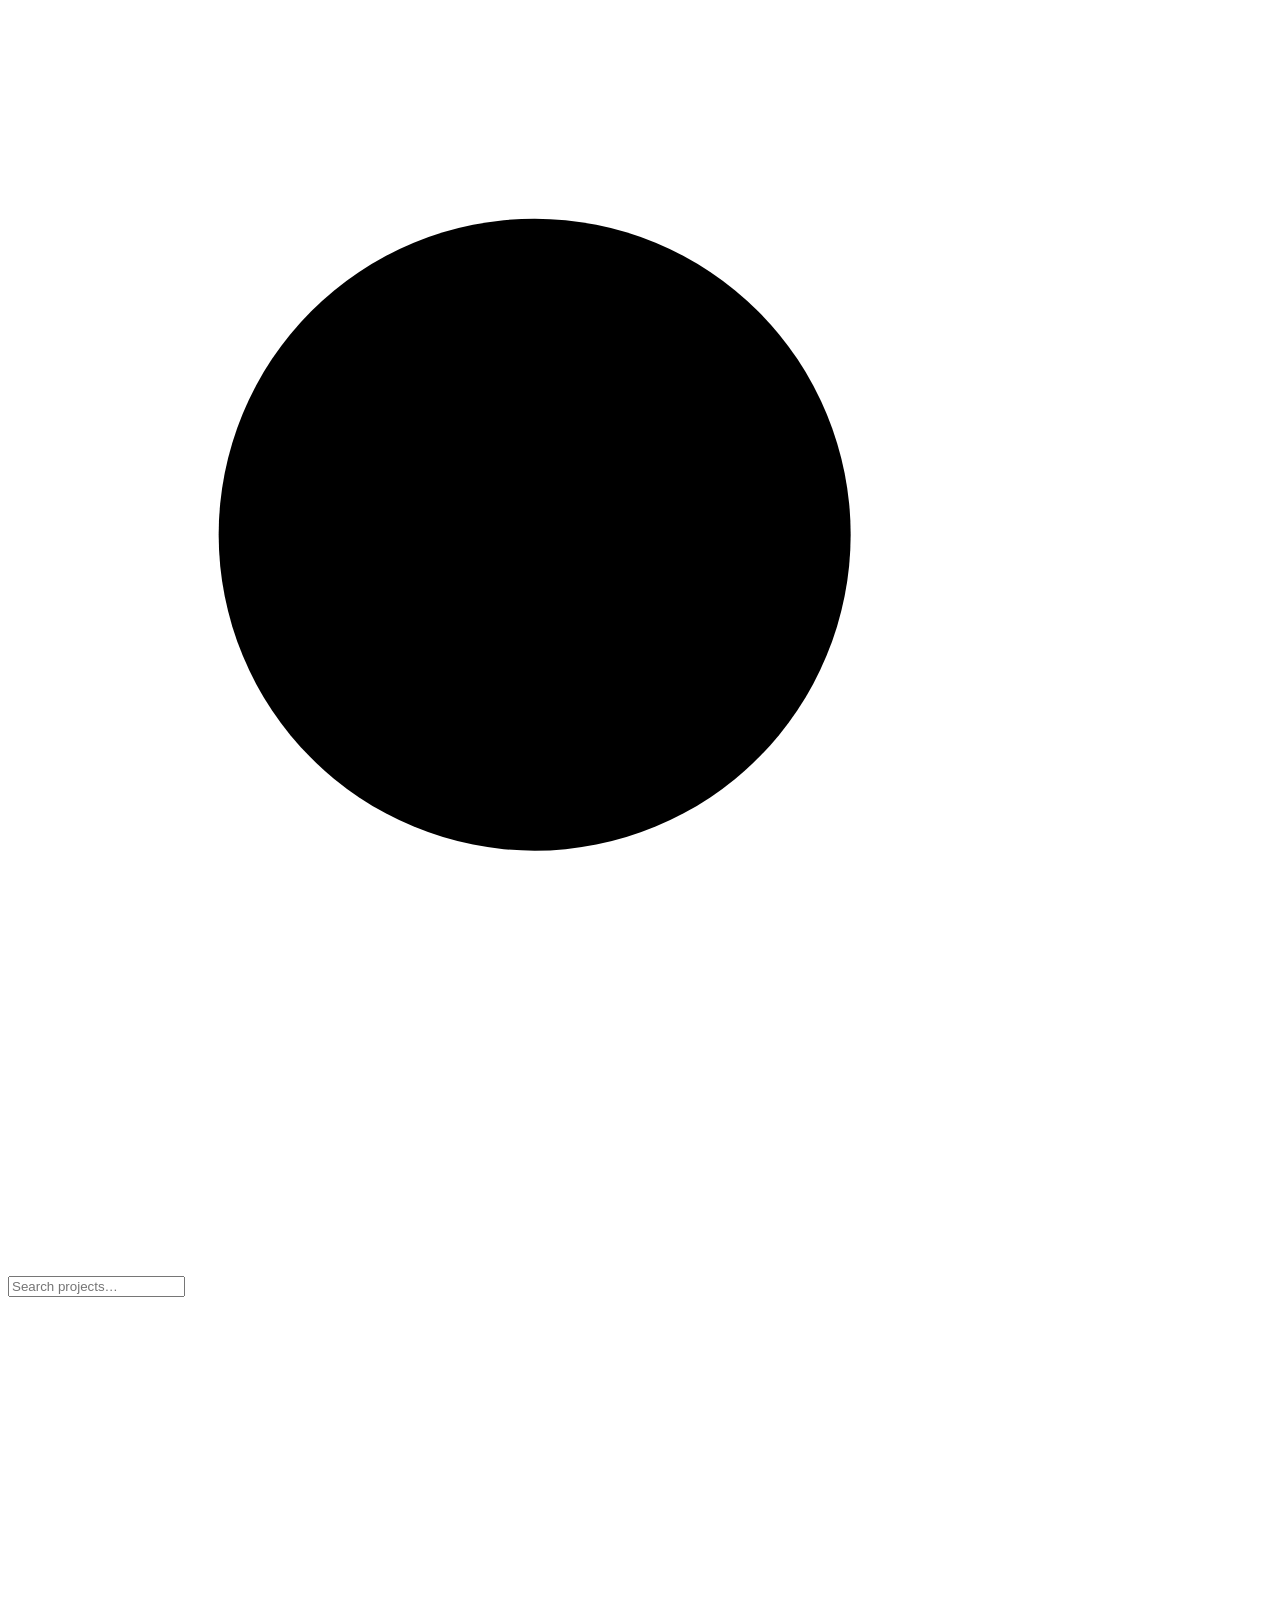
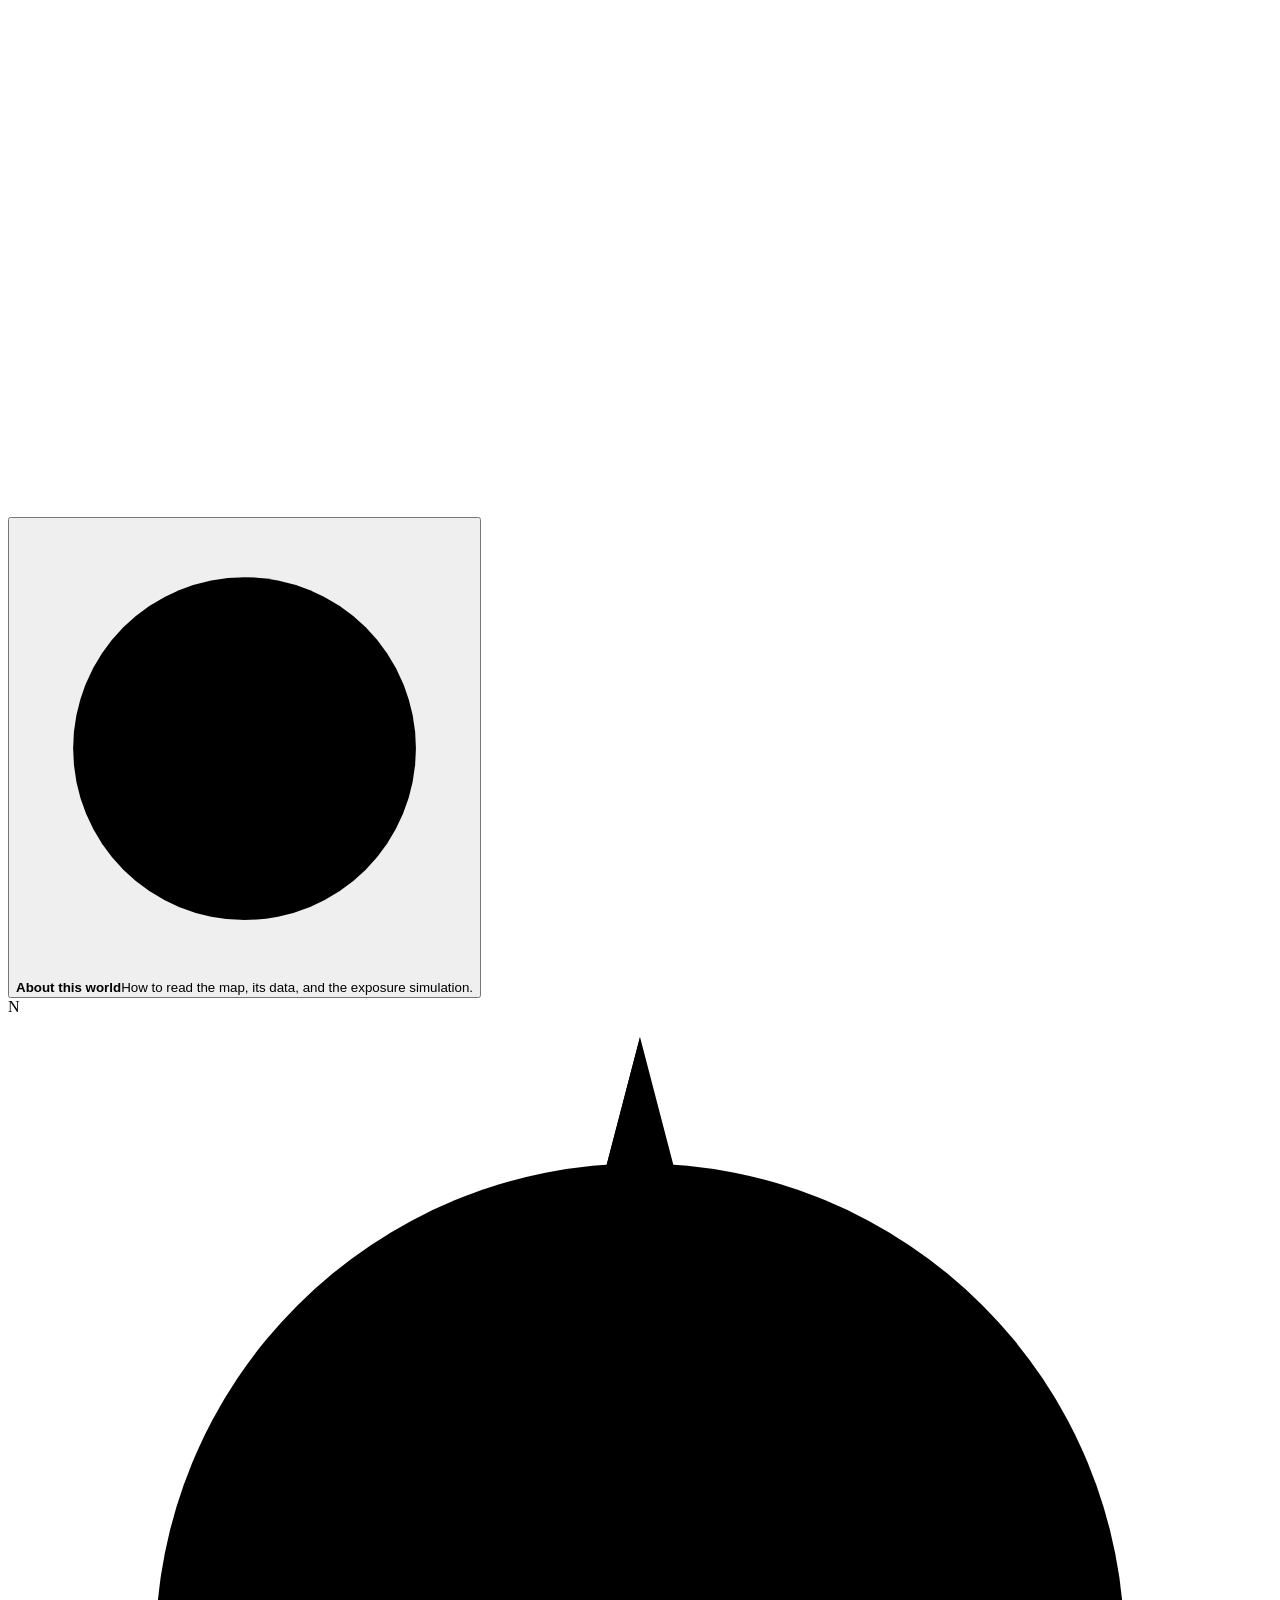
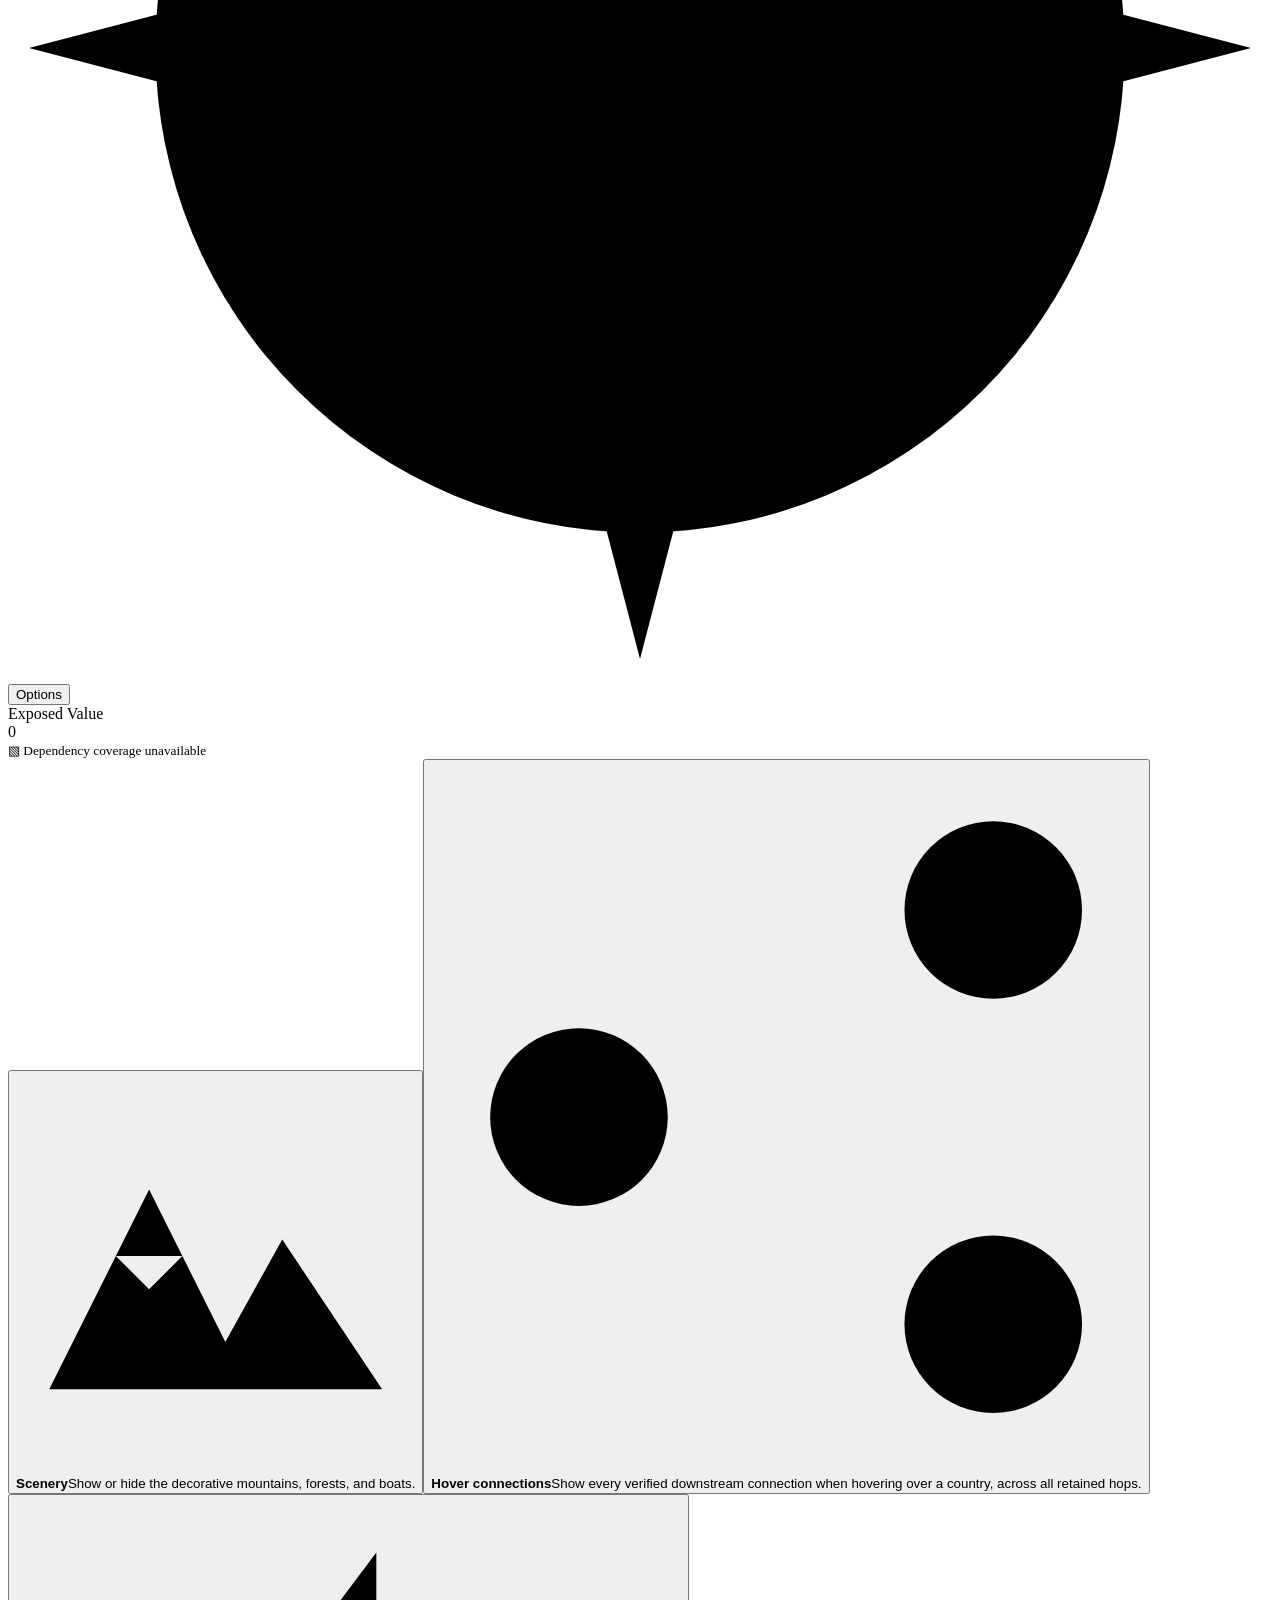
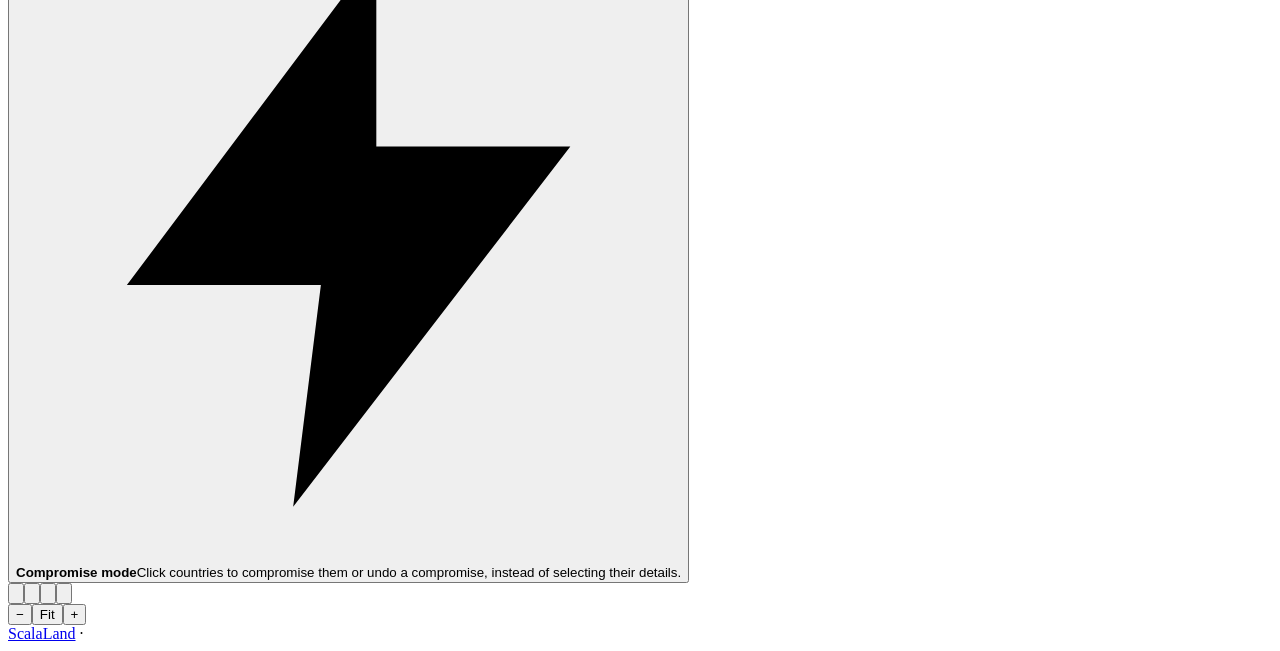
<file: src/scala_security/templates/map.html>
<!doctype html>
<html lang="en">
<head><meta charset="utf-8"><meta name="viewport" content="width=device-width,initial-scale=1">
<title>Scalaland · The security atlas</title><style>__CSS__</style></head>
<body>

<main>
 <section class="map-stage" aria-label="Interactive map of Scala projects">
  <div class="map-search">
   <svg viewBox="0 0 24 24" aria-hidden="true"><circle cx="10" cy="10" r="6"/><path d="m15 15 5 5"/></svg>
   <input id="search" type="search" role="combobox" aria-label="Find a project" placeholder="Search projects…" autocomplete="off" aria-autocomplete="list" aria-expanded="false" aria-controls="search-results">
   <div id="search-results" role="listbox" aria-label="Matching projects" hidden></div>
  </div>
  <svg id="atlas" role="group" aria-label="Project countries. Drag to pan, pinch or scroll to zoom. Search provides keyboard access." viewBox="0 0 2400 1550">
   <defs><pattern id="coverage-hatch" width="10" height="10" patternUnits="userSpaceOnUse"><rect width="10" height="10" fill="#777d80"/><path d="M-2 2L2-2M0 10L10 0M8 12L12 8" stroke="#a2a7aa" stroke-width="1" opacity=".55"/></pattern>
    <pattern id="unknown" width="8" height="8" patternUnits="userSpaceOnUse"><rect width="8" height="8" fill="#36515a"/><path d="M0 8L8 0" stroke="#71878c" stroke-width="1"/></pattern>
    <pattern id="exposure-hatch" width="10" height="10" patternUnits="userSpaceOnUse"><path d="M-2 2L2 -2M0 10L10 0M8 12L12 8" fill="none" stroke="#55ad82" stroke-width=".8"/></pattern>
    <pattern id="infection" width="9" height="9" patternUnits="userSpaceOnUse"><path d="M-2 2L2 -2M0 9L9 0M7 11L11 7" stroke="#fff1de" stroke-width="2"/></pattern>
    <symbol id="mountain" viewBox="-14 -18 28 23"><path d="M-14 5L-2 -18L14 5Z" fill="#183e47"/><path d="M-2 -18L1 5H14Z" fill="#0d303a"/><path d="M-2 -18L-7 -9L-2 -11L2 -7Z" fill="#a1b3b3"/></symbol>
    <symbol id="forest" viewBox="-16 -16 30 28"><path d="M-8 -16L-14 -4H-10L-16 5H0L-6 -4H-2Z" fill="#153c43"/><path d="M3 -12L-3 0H1L-5 9H13L7 0H11Z" fill="#0a2e36"/><path d="M-8 4V8M4 7V11" stroke="#759092" stroke-width="1.2"/></symbol>
    <symbol id="lighthouse" viewBox="-12 -30 24 40"><path d="M-6 7L-3 -22H3L6 7Z" fill="#c2d0ce"/><path d="M-5 -5H5V1H-5ZM-4 -15H4V-10H-4Z" fill="#f45b29"/><path d="M-7 -22L0 -28L7 -22Z" fill="#173e48"/><path d="M-10 8H10" stroke="#a5baba" stroke-width="2"/></symbol>
    <symbol id="boat" viewBox="-20 -15 40 30"><path d="M-19 4H20L12 13H-11Z" fill="#a0b5b7"/><path d="M0 -15V4M-10 -2H13" stroke="#d6e0df" stroke-width="2"/><path d="M2 -13L15 1H2Z" fill="#f8d9c5"/><path d="M-16 6H18" stroke="#f45b29" stroke-width="3"/></symbol>
   </defs>
   <g id="world"><g id="sea-details"></g><g id="land"></g><g id="countries"></g><g id="water"></g><g id="scenery" pointer-events="none"></g><g id="exposure-overlay" pointer-events="none"></g><g id="connections" pointer-events="none"></g><g id="labels" pointer-events="none"></g></g>
  </svg>
  <div class="about-control"><button type="button" id="about-open" class="layer-button" aria-label="About this world" aria-haspopup="dialog" aria-controls="about" aria-describedby="about-tip"><svg viewBox="0 0 24 24" aria-hidden="true"><circle cx="12" cy="12" r="9"/><path d="M9.5 8.5a2.5 2.5 0 0 1 5 0c0 1.8-2.5 2-2.5 4M12 16h.01"/></svg><span class="layer-tooltip" id="about-tip" role="tooltip"><strong>About this world</strong><span>How to read the map, its data, and the exposure simulation.</span></span></button></div>
  <div class="compass" aria-hidden="true"><span>N</span><svg viewBox="-30 -30 60 60"><circle r="23"/><path d="M0 -29L6 -6L29 0L6 6L0 29L-6 6L-29 0L-6 -6Z"/><path class="needle" d="M0 -29V0L-6 -6Z"/></svg></div>
  <div id="tooltip" role="tooltip" hidden></div>
  <div class="map-bottom"><button id="mobile-options-toggle" aria-expanded="false" aria-controls="mobile-options">Options</button><section id="mobile-options" aria-label="Map options" hidden><div id="mobile-detail-options"></div><div id="mobile-layer-options"></div><div id="mobile-legend"></div></section><div class="legend"><span id="legend-title">Exposed Value</span><div id="legend-gradient"></div><div class="legend-values"><span id="legend-min">0</span><span id="legend-mid"></span><span id="legend-max"></span></div><small id="unknown-legend" hidden>▧ Unknown metric evidence</small><small id="coverage-legend">▧ Dependency coverage unavailable</small></div><div class="map-controls"><div class="layer-controls" role="group" aria-label="Map details"><button type="button" class="layer-button" id="show-scenery" aria-label="Scenery" aria-pressed="true" aria-describedby="scenery-tip"><svg viewBox="0 0 24 24" aria-hidden="true"><path d="m2 19 6-12 6 12Zm9 0 5-9 6 9M6 11l2 2 2-2"/></svg><span class="layer-tooltip" id="scenery-tip" role="tooltip"><strong>Scenery</strong><span>Show or hide the decorative mountains, forests, and boats.</span></span></button><button type="button" class="layer-button" id="show-links" aria-label="Hover connections" aria-pressed="false" aria-describedby="connections-tip"><svg viewBox="0 0 24 24" aria-hidden="true"><circle cx="5" cy="12" r="3"/><circle cx="19" cy="5" r="3"/><circle cx="19" cy="19" r="3"/><path d="m8 11 8-5m-8 7 8 5"/></svg><span class="layer-tooltip" id="connections-tip" role="tooltip"><strong>Hover connections</strong><span>Show every verified downstream connection when hovering over a country, across all retained hops.</span></span></button><button type="button" class="layer-button" id="compromise-mode" aria-label="Compromise mode" aria-pressed="false" aria-describedby="compromise-tip"><svg viewBox="0 0 24 24" aria-hidden="true"><path d="m13 2-9 12h7l-1 8 10-13h-7Z"/></svg><span class="layer-tooltip" id="compromise-tip" role="tooltip"><strong>Compromise mode</strong><span>Click countries to compromise them or undo a compromise, instead of selecting their details.</span></span></button></div><div class="layer-controls" role="group" aria-label="Map layers"><button type="button" class="layer-button" data-layer="exposure" aria-label="Exposed Value" aria-pressed="true" aria-describedby="layer-tip-exposure"><svg viewBox="0 0 24 24" aria-hidden="true"><circle cx="12" cy="12" r="3"/><circle cx="4" cy="5" r="1.5"/><circle cx="20" cy="5" r="1.5"/><circle cx="12" cy="21" r="1.5"/><path d="m5.5 6.5 4.3 3.5m8.7-3.5-4.3 3.5M12 15v4.5"/></svg><span class="layer-tooltip" id="layer-tip-exposure" role="tooltip"></span></button><button type="button" class="layer-button" data-layer="maintenance" aria-label="Maintenance" aria-pressed="false" aria-describedby="layer-tip-maintenance"><svg viewBox="0 0 24 24" aria-hidden="true"><path d="M14 5a5 5 0 0 0-6 6L3 16a2.8 2.8 0 0 0 4 4l5-5a5 5 0 0 0 7-6l-4 3-3-3 3-4Z"/></svg><span class="layer-tooltip" id="layer-tip-maintenance" role="tooltip"></span></button><button type="button" class="layer-button" data-layer="security" aria-label="Security" aria-pressed="false" aria-describedby="layer-tip-security"><svg viewBox="0 0 24 24" aria-hidden="true"><path d="m12 3 8 3v6c0 5-8 9-8 9s-8-4-8-9V6Z"/><path d="m8 12 3 3 5-6"/></svg><span class="layer-tooltip" id="layer-tip-security" role="tooltip"></span></button><button type="button" class="layer-button" data-layer="value" aria-label="Project Value" aria-pressed="false" aria-describedby="layer-tip-value"><svg viewBox="0 0 24 24" aria-hidden="true"><path d="m12 3 2.8 5.8 6.4.9-4.6 4.5 1.1 6.3L12 17.5l-5.7 3 1.1-6.3-4.6-4.5 6.4-.9Z"/></svg><span class="layer-tooltip" id="layer-tip-value" role="tooltip"></span></button></div><div class="zoom"><button id="zoom-out" aria-label="Zoom out">−</button><button id="zoom-fit" aria-label="Fit whole map">Fit</button><button id="zoom-in" aria-label="Zoom in">+</button></div></div></div>
  <aside id="project-panel" aria-label="Selected project" hidden><section id="project-detail" aria-live="polite"></section></aside>
   <section id="shared-exposure" class="simulation" aria-label="Shared exposure" hidden>
    <div class="impact-heading"><h2>Shared exposure</h2><button id="impact-toggle" aria-expanded="false" aria-controls="impact-details"><span id="impact-summary"></span><span class="impact-toggle-label">Details</span></button><button id="reset" class="quiet">Reset</button></div>
    <div id="impact-details"><div class="impact"><span id="affected-percent">0</span><span class="percent">%</span></div>
    <p class="impact-caption">of projects affected</p>
    <div class="impact-track"><div id="impact-bar"></div></div>
    <div class="stats"><div><strong id="compromised-count">0</strong><span>compromised</span></div><div><strong id="exposed-count">0</strong><span>exposed</span></div><div><strong id="value-percent">0%</strong><span>of known Value</span></div></div>
    <p class="small" id="impact-note">Select a project to inspect it, or enable Compromise mode.</p>
    <div id="selected-list"></div></div>
   </section>
  <div class="map-credit"><a href="index.html" aria-label="Scala Land home">ScalaLand</a> · <span id="collection-timestamp"></span><span id="browser-recommendation" hidden> · Use Chrome for the best performance.</span></div>
 </section>
</main>
<dialog id="about"><button id="about-close" class="quiet close">Close ×</button><div class="eyebrow">ABOUT THIS WORLD</div><h2>A map of shared responsibility.</h2><p>Click a country to inspect its details. Use the project’s compromise button, or enable Compromise mode to toggle compromises directly on the map. Click open map space to clear the selection. Search selects a project and returns to inspection mode.</p><p>This is a storytelling companion to the Scala ecosystem security report. Countries represent repositories. Larger countries generally represent more-starred projects; their areas are illustrative and stay fixed when scores are refreshed.</p><p>Security and Maintenance describe observed practices and activity, not proven safety. Unknown scores remain unknown. Exposed Value adds the provisional, star-based Value of distinct verified dependants.</p><p>Compromising a component highlights its verified dependant set, up to five dependency hops. It does not predict exploitability or infection probability. Geography, mountains, rivers, and proximity carry no dependency meaning.</p><p>Affected totals combine directly compromised projects and exposed dependants, counting each project once. The Value percentage uses the sum of known project Values as its denominator; unknown Values are reported separately. Hover connections are off by default. When enabled, they show all verified downstream relationships retained in this snapshot.</p><p><span id="snapshot-label"></span><br><span id="scope-label"></span></p><p>Only the snapshot's selected seed projects and artifacts are represented. Missing evidence and collection limits can hide relationships. Dates refer to the snapshot; cached observations can be older.</p><p>Geography generated with <a href="https://github.com/Azgaar/Fantasy-Map-Generator" target="_blank" rel="noopener">Azgaar's Fantasy Map Generator</a>. Art direction inspired by the supplied Scalaland poster and Scala Center Five-Year Impact Report. Data: ecosyste.ms (CC BY-SA 4.0), Scaladex, Maven Central, and OpenSSF Scorecard.</p></dialog>
<script id="map-data" type="application/json">__DATA__</script><script>__JS__</script>
<!-- Bundled generator license notice:
__LICENSE__
-->
</body></html>
</file>
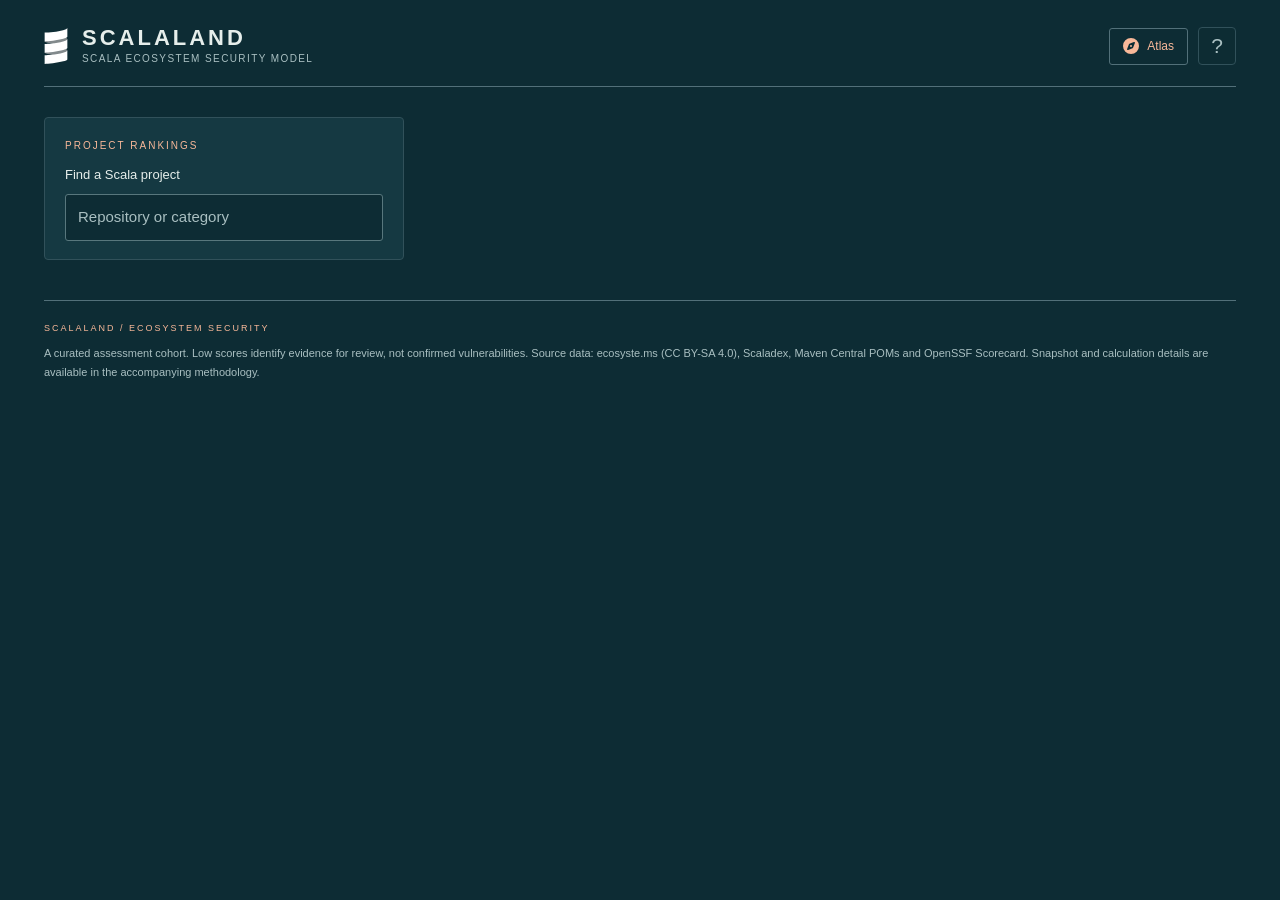
<file: src/scala_security/templates/report.html>
<!doctype html>
<html lang="en">
<head>
<meta charset="utf-8"><meta name="viewport" content="width=device-width,initial-scale=1">
<meta name="referrer" content="no-referrer">
<title>Scala ecosystem security model</title>
<style>
:root{color-scheme:dark;--bg:#0d2c34;--fg:#e6eeeb;--muted:#a9bfc1;--line:#31515a;--accent:#fa5927;--peach:#f8b899;--selected:#23434b;--sea:#153942}
*{box-sizing:border-box}body{margin:0;background:var(--bg);color:var(--fg);font:15px/1.65 'Trebuchet MS',Arial,sans-serif}main{max-width:1480px;margin:auto;padding:0 44px 32px}a{color:var(--peach);overflow-wrap:anywhere;text-underline-offset:4px}button,input{font:inherit;color:inherit}button{cursor:pointer}button,a,input{touch-action:manipulation}button:focus-visible,a:focus-visible,input:focus-visible,summary:focus-visible{outline:2px solid var(--peach);outline-offset:4px}p{margin:8px 0 16px}h1,h2,h3{line-height:1.25}h1{font-weight:normal;font-size:38px;letter-spacing:-1px;margin:22px 0 14px}h2{font-size:28px;font-weight:normal;margin:0 0 8px;overflow-wrap:anywhere}h2 a{color:var(--fg);text-decoration:none}h2 a:hover{color:var(--peach);text-decoration:underline}h3{font-weight:normal;font-size:23px;margin:30px 0 16px;padding-top:20px;border-top:1px solid var(--line)}
header{position:relative;padding:25px 0 22px;border-bottom:1px solid #527079}.masthead{display:flex;align-items:center;justify-content:space-between;gap:16px;padding-bottom:18px;border-bottom:1px solid var(--line)}.brand{text-decoration:none;color:var(--fg);display:flex;align-items:center;gap:14px}.brand svg{width:24px;height:36px;flex-shrink:0}.brand-name{font-size:22px;font-weight:bold;letter-spacing:3px;line-height:1.2}.eyebrow{display:block;font-size:10px;font-weight:normal;letter-spacing:2.2px;text-transform:uppercase;color:var(--muted)}.atlas-link{display:inline-flex;align-items:center;gap:8px;font-size:12px;text-decoration:none;border:1px solid #527079;padding:8px 13px;border-radius:3px;white-space:nowrap}.atlas-link:hover{background:var(--sea);border-color:var(--peach)}.section-label{color:var(--peach);font-size:10px;letter-spacing:2px;text-transform:uppercase;margin:0 0 10px}.meta,.secondary{color:var(--muted);font-size:12px}.meta{margin:5px 0}#summary{font-size:13px;color:#d0dedd}#coverage{max-width:1160px;border-left:2px solid var(--accent);padding-left:12px;margin-top:14px;line-height:1.65}
.layout{display:grid;grid-template-columns:minmax(280px,360px) minmax(0,1fr);gap:40px;margin-top:30px;align-items:start}section,aside{min-width:0}aside{position:sticky;top:20px;background:var(--sea);border:1px solid var(--line);border-radius:4px;padding:20px 0 0}aside>label,aside>.secondary,aside>.section-label{display:block;margin-left:20px;margin-right:20px}aside>label{font-size:13px;margin-bottom:8px}input[type=search]{display:block;width:calc(100% - 40px);margin:0 20px;background:var(--bg);border:1px solid #58777d;border-radius:3px;padding:10px 12px}input::placeholder{color:#a9bfc1}#rank-note{font-size:11px;line-height:1.6;margin-top:12px;margin-bottom:18px}.ranking{list-style:none;padding:0;margin:0;max-height:calc(100dvh - 250px);min-height:0;overflow-y:auto;overscroll-behavior:contain;scrollbar-color:#58777d var(--sea);scrollbar-width:thin}.rank-button{width:100%;text-align:left;background:transparent;border:0;border-top:1px solid var(--line);border-left:3px solid transparent;padding:16px 17px;color:var(--fg)}.rank-button:hover{background:#1e444e}.rank-button[aria-pressed=true]{background:var(--selected);border-left-color:var(--accent)}.rank-button:focus-visible{outline-offset:-4px}.rank-line{display:flex;justify-content:space-between;align-items:baseline;gap:12px}.repo-name{overflow-wrap:anywhere;font-size:14px}.rank-line>.number{font-size:15px;color:var(--peach)}.category{display:block;color:var(--muted);font-size:10px;margin-top:5px}.bar{height:3px;background:#72999c;margin-top:12px;max-width:100%}.rank-button[aria-pressed=true] .bar{background:var(--accent)}
#detail{padding:4px 0 0}.metrics{display:grid;grid-template-columns:repeat(4,minmax(0,1fr));gap:0;margin:24px 0 28px;border:1px solid #43616a;border-radius:4px;background:var(--sea)}.metrics>div{padding:16px;border-right:1px solid var(--line)}.metrics>div:last-child{border-right:0}.metrics strong{display:block;font-weight:normal;font-size:32px;line-height:1.25;font-variant-numeric:tabular-nums;color:var(--peach);margin-top:7px}.metrics span{font-size:11px;color:#bfd0d0}.evidence{padding-left:20px}.evidence li{padding:3px 0}.evidence li::marker{color:#86a9ad}.calculation{margin:20px 0;border:1px solid #43616a;border-radius:3px;padding:13px 16px;background:#12333b}.calculation summary{cursor:pointer;color:var(--peach);font-size:13px}.calculation[open] summary{padding-bottom:12px;border-bottom:1px solid var(--line)}.symbols{margin:16px 0;padding-left:22px}.symbols li{margin-bottom:16px}.formula{overflow-x:auto;padding:14px 0;font-size:18px}math{font-family:math;font-size:1.1em}table{width:100%;border-collapse:collapse;font-size:12px;table-layout:fixed}th,td{padding:12px 10px;border-bottom:1px solid var(--line);text-align:left;vertical-align:top;overflow-wrap:anywhere}th{font-weight:normal;color:var(--muted);font-size:10px;letter-spacing:.7px;text-transform:uppercase;background:var(--sea)}th:first-child{width:24%}th:nth-child(2),th:nth-child(3){width:13%}tbody tr:nth-child(even){background:#12333b}table+p{margin-top:14px;font-size:13px}.source-links{display:flex;gap:16px;flex-wrap:wrap;margin:16px 0;font-size:11px}.beneficiaries{list-style:none;padding:0}.beneficiary{border-bottom:1px solid var(--line);padding:13px 0}.beneficiary-head{cursor:pointer;display:flex;gap:10px;align-items:center;flex-wrap:wrap;font-size:13px}.beneficiary-head a{flex:1;min-width:120px}.path-toggle{border:1px solid #527079;border-radius:3px;background:var(--sea);padding:6px 10px;font-size:11px}.path-toggle:hover{border-color:var(--peach)}.path{padding:16px 0 2px 22px;overflow-wrap:anywhere;font-size:12px}.path li{margin-bottom:14px}.path li::marker{color:var(--peach)}.number{font-variant-numeric:tabular-nums;white-space:nowrap}.empty{padding:20px 0;color:var(--muted)}footer{margin-top:40px;border-top:1px solid #527079;padding-top:20px;max-width:100%;font-size:11px!important}footer::before{content:'SCALALAND / ECOSYSTEM SECURITY';display:block;color:var(--peach);letter-spacing:2px;font-size:9px;margin-bottom:9px}[hidden]{display:none!important}
@media(min-width:1700px){main{padding-left:60px;padding-right:60px}}@media(max-width:1050px){main{padding:0 26px 28px}.layout{grid-template-columns:minmax(240px,290px) minmax(0,1fr);gap:26px}.metrics{grid-template-columns:repeat(2,minmax(0,1fr))}.metrics>div:nth-child(2){border-right:0}.metrics>div:nth-child(-n+2){border-bottom:1px solid var(--line)}h1{font-size:32px}h2{font-size:25px}}@media(max-width:760px){main{padding:0 18px 24px}header{padding-top:18px}.masthead{gap:10px}.brand{gap:9px}.brand-name{font-size:17px;letter-spacing:2px}.brand .eyebrow{font-size:8px;letter-spacing:1.3px}.brand svg{width:20px;height:30px}.atlas-link{font-size:10px;padding:7px 9px}h1{font-size:29px;letter-spacing:-.5px;margin-top:20px}.layout{grid-template-columns:1fr;gap:28px;margin-top:24px}aside{position:static}.ranking{max-height:300px;min-height:0}.metrics strong{font-size:29px}h2{font-size:25px}.formula{font-size:16px}th,td{padding:10px 6px}table{font-size:11px}.meta{font-size:11px}#summary{font-size:12px}}@media(prefers-reduced-motion:reduce){*{scroll-behavior:auto!important}}

.brand h1{margin:0;font-size:22px;letter-spacing:3px;font-weight:bold}.brand .eyebrow{letter-spacing:1.4px}.header-actions{display:flex;align-items:center;gap:10px}.about-button{display:grid;place-items:center;width:38px;height:38px;flex-shrink:0;background:#0d2c34f5;border:1px solid var(--line);border-radius:4px;font-size:21px;color:var(--muted)}.about-button:hover{background:#28464e;border-color:#6b858a}header{padding-bottom:0;border-bottom:0}.masthead{border-bottom-color:#527079}dialog{max-width:650px;width:calc(100% - 30px);max-height:85dvh;overflow:auto;background:var(--bg);color:var(--fg);border:1px solid #668087;border-radius:8px;padding:30px;font-size:13px}dialog::backdrop{background:#00191ee0}dialog h2{font-size:28px;margin:18px 0}dialog .meta{font-size:13px;margin:14px 0;line-height:1.7}dialog #coverage{margin-top:20px}.about-close{float:right;border:0;background:none;color:var(--muted);font-size:12px;padding:4px 0 8px 12px}body:has(dialog[open]){overflow:hidden}@media(max-width:760px){.brand h1{font-size:17px;letter-spacing:2px}.brand .eyebrow{font-size:9px;letter-spacing:.5px;max-width:180px}.masthead{flex-wrap:wrap}.header-actions{margin-left:auto}.about-button{width:34px;height:34px}dialog{padding:22px}dialog h2{font-size:24px}}
.atlas-link svg{width:16px;height:16px;flex-shrink:0;fill:currentColor}
</style>
</head>
<body><main>
<header><div class="masthead"><a class="brand" href="index.html" aria-label="Scala Land home"><svg aria-hidden="true" width="100%" height="100%" viewBox="0 0 130 200" version="1.1" xmlns="http://www.w3.org/2000/svg" xmlns:xlink="http://www.w3.org/1999/xlink" xml:space="preserve" xmlns:serif="http://www.serif.com/" style="fill-rule:evenodd;clip-rule:evenodd;stroke-linejoin:round;stroke-miterlimit:2;">
    <g transform="matrix(0.942992,0,0,0.942992,-26.7299,-15.0959)">
        <path d="M30.55,94.83C32.4,97.38 48,102.19 71.27,107.2C94.54,111.66 118.74,129.27 137.56,123.84C150.29,120.16 164.1,87.37 164.1,82.5L164.1,82C164.1,78.6 161.55,75.87 157.22,73.6C139.47,64.53 136.11,61.19 129.53,63C95.37,72.43 35.06,67.61 30.55,94.83Z" style="fill:rgb(169,169,169);fill-opacity:0.75;"/>
    </g>
    <g transform="matrix(0.942992,0,0,0.942992,-26.7299,-15.0959)">
        <path d="M30.55,161.41C32.4,164 48,168.77 71.27,173.79C97.27,178.53 119.88,193.98 138.71,188.54C151.44,184.86 164.1,153.96 164.1,149.08L164.1,148.6C164.1,145.21 161.55,142.47 157.22,140.21C143.68,133.01 125.79,125.08 119.22,126.89C85,136.3 39.26,138.37 30.55,161.41Z" style="fill:rgb(169,169,169);fill-opacity:0.75;"/>
    </g>
    <g transform="matrix(0.942992,0,0,0.942992,-26.7299,-15.0959)">
        <path d="M138.66,28.78C107.2,37.87 57.29,43 30.4,43L30.4,94.35C30.409,94.527 30.475,94.695 30.59,94.83C48.94,94.83 105.59,88.83 139.77,79.43C145.731,77.913 151.576,75.971 157.26,73.62C161.44,71.74 164.14,69.76 164.14,67.7L164.14,15.91C164.1,20.79 151.39,25.11 138.66,28.78Z" style="fill:white;"/>
    </g>
    <g transform="matrix(0.942992,0,0,0.942992,-26.7299,-15.0959)">
        <path d="M138.66,95.37C119.83,100.8 94.42,104.84 71.27,107.2C55.73,108.79 41.21,109.62 30.4,109.62L30.4,160.93C30.409,161.107 30.475,161.275 30.59,161.41C48.94,161.41 105.59,155.41 139.77,146.02C145.73,144.498 151.574,142.557 157.26,140.21C161.44,138.32 164.14,136.35 164.14,134.29L164.14,82.5C164.1,87.37 151.39,91.69 138.66,95.37Z" style="fill:white;"/>
    </g>
    <g transform="matrix(0.942992,0,0,0.942992,-26.7299,-15.0959)">
        <path d="M138.66,162C119.83,167.43 94.42,171.46 71.27,173.83C55.71,175.42 41.17,176.25 30.36,176.25L30.36,228C48.52,228 105.46,222.05 139.73,212.61C152.36,209.13 164.1,205.17 164.1,200.87L164.1,149.08C164.1,154 151.39,158.28 138.66,162Z" style="fill:white;"/>
    </g>
</svg>
<div><h1 class="brand-name">SCALALAND</h1><span class="eyebrow">Scala ecosystem security model</span></div></a><div class="header-actions"><a class="atlas-link" href="ecosystem-map.html"><svg aria-hidden="true" xmlns="http://www.w3.org/2000/svg" viewBox="0 0 512 512"><!--! Font Awesome Free 6.7.2 by @fontawesome - https://fontawesome.com License - https://fontawesome.com/license/free (Icons: CC BY 4.0, Fonts: SIL OFL 1.1, Code: MIT License) Copyright 2024 Fonticons, Inc. --><path d="M256 512A256 256 0 1 0 256 0a256 256 0 1 0 0 512zm50.7-186.9L162.4 380.6c-19.4 7.5-38.5-11.6-31-31l55.5-144.3c3.3-8.5 9.9-15.1 18.4-18.4l144.3-55.5c19.4-7.5 38.5 11.6 31 31L325.1 306.7c-3.2 8.5-9.9 15.1-18.4 18.4zM288 256a32 32 0 1 0 -64 0 32 32 0 1 0 64 0z"/></svg>Atlas</a><button type="button" class="about-button" id="about-open" aria-label="About the Scala ecosystem security model" aria-haspopup="dialog" title="About this project">?</button></div></div></header>
<div class="layout"><aside aria-label="Ranked Scala projects"><p class="section-label">Project rankings</p><label for="search">Find a Scala project</label><input id="search" type="search" placeholder="Repository or category"><p class="secondary" id="rank-note"></p><ol id="ranking" class="ranking"></ol></aside><section id="detail" aria-live="polite"></section></div>
<footer class="secondary">A curated assessment cohort. Low scores identify evidence for review, not confirmed vulnerabilities. Source data: ecosyste.ms (CC BY-SA 4.0), Scaladex, Maven Central POMs and OpenSSF Scorecard. Snapshot and calculation details are available in the accompanying methodology.</footer>
</main>
<dialog id="about" aria-labelledby="about-title"><button type="button" class="about-close" id="about-close" aria-label="Close project information">Close ×</button><p class="section-label">About this project</p><h2 id="about-title">Scala ecosystem security model</h2><p class="meta" id="summary"></p><p class="meta">Build and test dependencies included · Maximum 5 dependency hops · Provisional Value weights</p><p class="meta" id="matrix"></p><p class="meta" id="coverage"></p></dialog>
<script id="data" type="application/json">__DATA__</script>
<script>
'use strict';
const data=JSON.parse(document.getElementById('data').textContent);
const escapeText=x=>String(x??'unknown').replace(/[&<>"']/g,c=>({'&':'&amp;','<':'&lt;','>':'&gt;','"':'&quot;',"'":'&#39;'}[c]));
const fmt=x=>x==null?'unknown':Number(x).toFixed(2);
const link=(url,label)=>/^https:\/\//.test(url||'')?`<a href="${escapeText(url)}" target="_blank" rel="noopener noreferrer">${escapeText(label)}</a>`:escapeText(label);
const repo=id=>link('https://github.com/'+id,id);
const math=body=>`<div class="formula"><math xmlns="http://www.w3.org/1998/Math/MathML" display="block">${body}</math></div>`;
const n=x=>`<mn>${escapeText(x)}</mn>`;
const frac=(a,b)=>`<mfrac><mrow>${a}</mrow><mrow>${b}</mrow></mfrac>`;
const terms=items=>items.map(([v,w])=>n(w)+'<mo>×</mo>'+n(v)).join('<mo>+</mo>');
const about=document.getElementById('about');
document.getElementById('about-open').onclick=()=>about.showModal();
document.getElementById('about-close').onclick=()=>about.close();
let selected=0;
document.getElementById('summary').textContent=`${data.targets.length} frozen Scala seed projects · ${(data.metadata.universe==='seed'?data.counts.target_artifacts:data.counts.artifacts).toLocaleString()} selected artifacts · ${data.counts.fallout.toLocaleString()} verified project relationships · Snapshot ${data.metadata.collected_at}`;
document.getElementById('coverage').textContent=`${data.gaps.toLocaleString()} recorded evidence/discovery gaps. Exposure reflects verified paths in the available index; missing relationships are not proof of no usage.`;
if(data.metadata.universe==='seed'){document.getElementById('coverage').textContent=`Seed-only exposed Value: only selected seed projects and coordinates can occur anywhere in a path. Maximum ${data.metadata.max_artifacts_per_project || "unknown"} artifacts per project. Selected by dependent-package count when a cap is needed. ${data.gaps.toLocaleString()} evidence gaps. This is not Maven-wide exposure.`;}
if(data.metadata.target_matrix){const matrix=JSON.parse(data.metadata.target_matrix);document.getElementById('matrix').textContent='Target matrix: '+Object.entries(matrix).map(([platform,spec])=>spec.variants?platform+' · '+spec.variants.map(v=>'Scala '+v.scala+' / '+platform+' '+v[platform]).join(', '):platform+' · Scala '+spec.scala.join(', ')+(spec.versions?' · platform versions '+spec.versions.join(', '):'')).join('; ')+' · Exposure limited to selected module coordinates';}
document.getElementById('rank-note').textContent='Review candidates first, ranked by exposed Value. Other seed projects follow.';
function ranking(){
 const query=document.getElementById('search').value.toLowerCase();
 const max=Math.max(...data.targets.map(t=>t.exposure),1);
 document.getElementById('ranking').innerHTML=data.targets.map((t,i)=>{
  const p=data.projects[t.project];
  if(!(p[0]+' '+t.categories.join(' ')).toLowerCase().includes(query))return '';
  return `<li><button class="rank-button" data-index="${i}" aria-pressed="${i===selected}"><span class="rank-line"><span class="repo-name">${i+1}. ${escapeText(p[0])}</span><span class="number">${fmt(t.exposure)}</span></span><span class="category">M=${fmt(t.health.maintenance)} · S=${fmt(t.health.security)} · ${t.dependants.length} dependants</span><div class="bar" style="width:${t.exposure/max*100}%"></div></button></li>`;
 }).join('');
 document.querySelectorAll('.rank-button').forEach(b=>b.onclick=()=>{selected=Number(b.dataset.index);ranking();detail();document.querySelector('#detail .section-label').scrollIntoView({block:'start',behavior:'instant'})});
}
function maintenance(h){
 let calculation='';
 if(h.archived)calculation=math('<mi>M</mi><mo>=</mo><mn>0</mn>');
 else if(h.maintenance!=null)calculation=math('<mi>M</mi><mo>=</mo>'+frac(terms(h.parts.map(p=>[p.value.toFixed(4),p.weight])),h.parts.map(p=>n(p.weight)).join('<mo>+</mo>'))+'<mo>≈</mo>'+n(fmt(h.maintenance)));
 return `<h3>Maintenance</h3><ul class="evidence"><li>Last repository push: ${h.push_days==null?'unknown':h.push_days+' days before the snapshot'}.</li><li>Past-year apparent human author records: ${escapeText(h.humans)} (recognized bots excluded).</li><li>Contributor absence factor: ${escapeText(h.absence_factor)} author records account for at least half of the observed human commits.</li><li>Usable maintenance evidence covers ${Math.round(h.maintenance_coverage*100)}% of planned weight.</li></ul><p>${escapeText(h.maintenance_note)}</p><details class="calculation"><summary>Show Maintenance calculation</summary><ul class="symbols"><li><strong>R</strong>: push-recency score (defined by this pilot, not CHAOSS); <strong>days</strong> is the number of days since the last repository push. <strong>Weight: 0.25.</strong>${math('<mi>R</mi><mo>=</mo><mi>max</mi><mo>(</mo><mn>0</mn><mo>,</mo><mn>1</mn><mo>−</mo>'+frac('<mi>days</mi>','<mn>365</mn>')+'<mo>)</mo>')}</li><li><strong>H</strong>: human-author score, adapted from ${link('https://www.chaoss.community/kb/metric-contributors/','CHAOSS Contributors')} using commit-author records only; <strong>authors</strong> is the past-year count of apparent human author records. <strong>Weight: 0.35.</strong>${math('<mi>H</mi><mo>=</mo><mi>min</mi><mo>(</mo><mn>1</mn><mo>,</mo>'+frac('<mi>authors</mi>','<mn>5</mn>')+'<mo>)</mo>')}</li><li><strong>C</strong>: contributor-resilience score, based on ${link('https://www.chaoss.community/kb/metric-contributor-absence-factor/','CHAOSS Contributor Absence Factor')}; <strong>absence factor</strong> is the smallest number of author records accounting for at least half the observed human commits. <strong>Weight: 0.40.</strong>${math('<mi>C</mi><mo>=</mo><mi>min</mi><mo>(</mo><mn>1</mn><mo>,</mo>'+frac('<mi>absence factor</mi>','<mn>3</mn>')+'<mo>)</mo>')}</li><li><strong>M</strong>: final Maintenance score. R, H, C and M range from 0 to 1. <strong>i</strong> identifies a component; <strong>xᵢ</strong> is its score (R, H or C), and <strong>wᵢ</strong> is its weight. <strong>O</strong> is the set of components with fresh, available evidence. <strong>i ∈ O</strong> means that only those components enter both sums.${math('<mi>M</mi><mo>=</mo>'+frac('<munder><mo>∑</mo><mrow><mi>i</mi><mo>∈</mo><mi>O</mi></mrow></munder><msub><mi>w</mi><mi>i</mi></msub><msub><mi>x</mi><mi>i</mi></msub>','<munder><mo>∑</mo><mrow><mi>i</mi><mo>∈</mo><mi>O</mi></mrow></munder><msub><mi>w</mi><mi>i</mi></msub>'))}</li></ul><p class="secondary">The 0-to-1 transformations, thresholds and weights above are defined by this pilot, not prescribed by CHAOSS.</p><p><strong>Calculation with observed values</strong></p>${h.parts.map(part=>{const recency=part.name==='Push recency',authors=part.name==='Human author records';const raw=recency?h.push_days:authors?h.humans:h.absence_factor;const symbol=recency?'R':authors?'H':'C';return math('<mi>'+symbol+'</mi><mo>=</mo><mi>'+(recency?'max':'min')+'</mi><mo>(</mo>'+n(recency?0:1)+'<mo>,</mo>'+(recency?'<mn>1</mn><mo>−</mo>':'')+frac(n(raw),n(recency?365:authors?5:3))+'<mo>)</mo><mo>≈</mo>'+n(Number(part.value).toFixed(4)))}).join('')}${calculation}</details>`;
}
function security(h){
 const valid=h.checks.filter(c=>c.score!=null);
 const calc=h.security==null?'':math('<mi>S</mi><mo>=</mo>'+frac(terms(valid.map(c=>[(c.score/10).toFixed(2),c.weight])),valid.map(c=>n(c.weight)).join('<mo>+</mo>'))+'<mo>≈</mo>'+n(fmt(h.security)));
 return `<h3>Security</h3><p>Scorecard scan: ${escapeText(h.scan_date||'unknown')}. Usable checks cover ${Math.round(h.security_coverage*100)}% of planned weight.</p><table><thead><tr><th>Practice</th><th>Score / 10</th><th>Weight</th><th>Observed evidence</th></tr></thead><tbody>${h.checks.map(c=>`<tr><td>${escapeText(c.name.replaceAll('-',' '))}</td><td>${fmt(c.score)}</td><td>${c.weight}</td><td>${escapeText(c.reason)}</td></tr>`).join('')}</tbody></table><p>${escapeText(h.security_note)}</p><details class="calculation"><summary>Show Security calculation</summary><ul class="symbols"><li><strong>S</strong>: this pilot’s weighted Security score, from 0 to 1; not the official OpenSSF aggregate. <strong>j</strong> identifies a security check; <strong>sⱼ</strong> is its ${link('https://github.com/ossf/scorecard/blob/main/docs/checks.md','OpenSSF Scorecard check')} score from 0 to 10, and <strong>wⱼ</strong> is its weight, both shown in the table above. <strong>O</strong> is the set of security checks with usable evidence. <strong>j ∈ O</strong> means that only those checks enter both sums. Dividing each check score by 10 puts it on a 0-to-1 scale.${math('<mi>S</mi><mo>=</mo>'+frac('<munder><mo>∑</mo><mrow><mi>j</mi><mo>∈</mo><mi>O</mi></mrow></munder><msub><mi>w</mi><mi>j</mi></msub><mo>×</mo><mfrac><msub><mi>s</mi><mi>j</mi></msub><mn>10</mn></mfrac>','<munder><mo>∑</mo><mrow><mi>j</mi><mo>∈</mo><mi>O</mi></mrow></munder><msub><mi>w</mi><mi>j</mi></msub>'))}</li></ul>${calc?'<p><strong>Calculation with observed values</strong></p>'+calc:''}</details>`;
}
function detail(){
 const t=data.targets[selected];if(!t){document.getElementById('detail').textContent='No seed projects available.';return}
 const p=data.projects[t.project],h=t.health;
 document.getElementById('detail').innerHTML=`<p class="section-label">Project assessment</p><h2>${repo(p[0])}</h2><p class="secondary">${escapeText(t.categories.join(' · '))}</p><div class="metrics"><div><span>Maintenance</span><strong>${fmt(h.maintenance)}</strong></div><div><span>Security</span><strong>${fmt(h.security)}</strong></div><div><span>Exposed Value</span><strong>${fmt(t.exposure)}</strong></div><div><span>Dependants</span><strong>${t.dependants.length}</strong></div></div>${maintenance(h)}<div class="source-links secondary">${link(t.sources.repository,'Raw repository evidence')} ${link(t.sources.commits,'Raw commit evidence')}</div>${security(h)}<div class="source-links secondary">${link(t.sources.scorecard,'Raw security evidence')}</div><h3>Exposed Value</h3><p>Each distinct dependant contributes once. ${t.unvalued} dependants have unknown Value and are excluded from the numeric sum.</p><details class="calculation"><summary>Show Exposed Value calculation</summary><ul class="symbols"><li><strong>V</strong>: this pilot’s provisional Value for an individual dependant, from 0 to 1; <strong>stars</strong> is that dependant repository’s GitHub star count. <strong>ln</strong>: natural logarithm. <strong>min</strong> takes the smaller value, capping Value at 1.${math('<mi>V</mi><mo>=</mo><mi>min</mi><mo>(</mo><mn>1</mn><mo>,</mo>'+frac('<mi>ln</mi><mo>(</mo><mn>1</mn><mo>+</mo><mi>stars</mi><mo>)</mo>','<mi>ln</mi><mo>(</mo><mn>100001</mn><mo>)</mo>')+'<mo>)</mo>')}</li><li><strong>E</strong>: total Exposed Value. <strong>Σ dependants</strong> adds V once per distinct qualifying dependant with known Value.${math('<mi>E</mi><mo>=</mo><munder><mo>∑</mo><mi>dependants</mi></munder><mi>V</mi>')}</li></ul></details><ul class="beneficiaries">${t.dependants.map(([pi,path],i)=>{const d=data.projects[pi];return `<li class="beneficiary"><div class="beneficiary-head"><span>${i+1}.</span>${repo(d[0])}<span class="number">Value ${fmt(d[2])}</span><span class="secondary">${d[1]==null?'Unknown stars':d[1].toLocaleString()+' stars'}</span><button class="path-toggle" aria-expanded="false" aria-controls="path-${i}" data-path="${i}">Show path</button></div><ol class="path" id="path-${i}" hidden></ol></li>`}).join('')}</ul>${t.dependants.length?'':'<p class="empty">No qualifying paths were observed. Check collection gaps before interpreting this as no dependants.</p>'}`;
 document.querySelectorAll('.path-toggle').forEach(button=>button.onclick=()=>{const open=button.getAttribute('aria-expanded')==='true';button.setAttribute('aria-expanded',String(!open));button.textContent=open?'Show path':'Hide path';const pathElement=document.getElementById(button.getAttribute('aria-controls'));pathElement.hidden=open;pathElement.innerHTML=open?'':t.dependants[Number(button.dataset.path)][1].map(ei=>{const e=data.edges[ei];return `<li><div>${escapeText(data.versions[e[0]])}</div><div>↓ ${escapeText(e[2])} ${link(data.evidence_urls[e[3]],'Declaration evidence')}</div><div>${escapeText(data.versions[e[1]])}</div></li>`}).join('')});
}

const detailsRoot=document.getElementById('detail');
detailsRoot.addEventListener('click',event=>{const target=event.target;if(!(target instanceof Element)||target.closest('a,button'))return;const head=target.closest('.beneficiary-head');if(head)head.querySelector('.path-toggle').click()});
document.getElementById('search').oninput=ranking;ranking();detail();
// Size from the normal layout and sticky inset, never the footer-constrained position.
const rankingList=document.getElementById('ranking');
let rankingFrame=0;
function fitRanking(){
 rankingFrame=0;
 if(window.innerWidth<=760){rankingList.style.maxHeight='';return;}
 const sidebar=rankingList.parentElement;
 const sidebarTop=Math.max(20,document.querySelector('.layout').getBoundingClientRect().top);
 const listOffset=rankingList.getBoundingClientRect().top-sidebar.getBoundingClientRect().top;
 const top=sidebarTop+listOffset;
 rankingList.style.maxHeight=`${Math.max(0,window.innerHeight-top-20)}px`;
}
function scheduleRankingFit(){if(!rankingFrame)rankingFrame=requestAnimationFrame(fitRanking);}
window.addEventListener('resize',scheduleRankingFit);
window.addEventListener('scroll',scheduleRankingFit,{passive:true});
new ResizeObserver(scheduleRankingFit).observe(document.querySelector('header'));
new ResizeObserver(scheduleRankingFit).observe(document.getElementById('rank-note'));
if(document.fonts)document.fonts.ready.then(scheduleRankingFit);
fitRanking();
</script></body></html>
</file>
